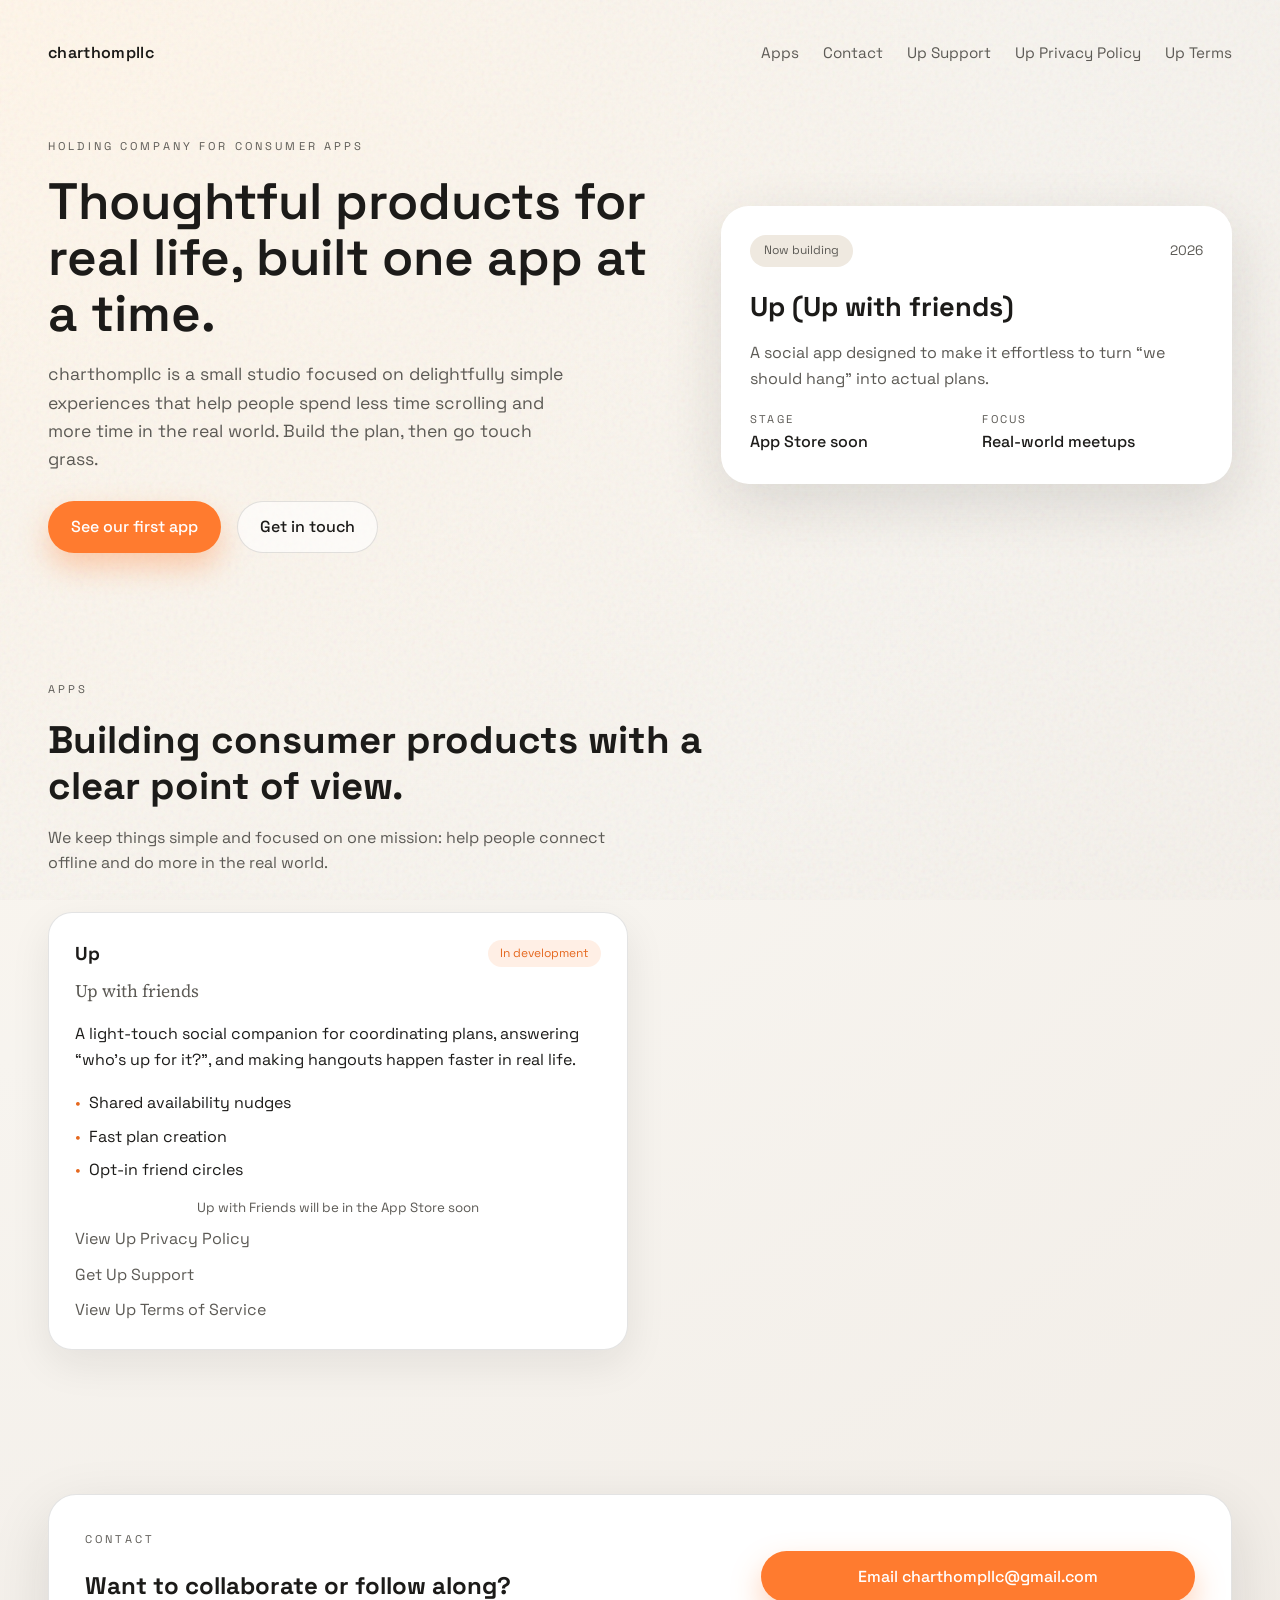
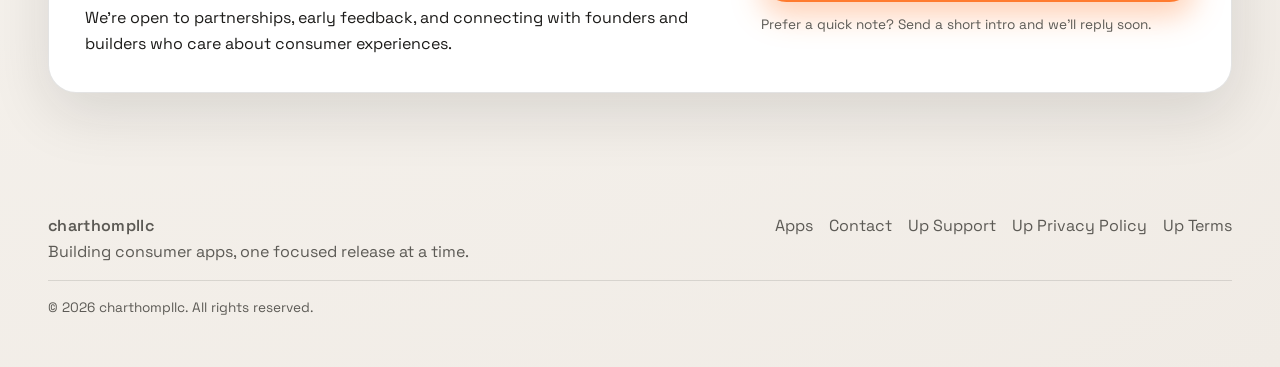
<file: index.html>
<!doctype html>
<html lang="en">
  <head>
    <meta charset="utf-8" />
    <meta name="viewport" content="width=device-width, initial-scale=1" />
    <title>charthompllc — Consumer apps, thoughtfully built</title>
    <meta
      name="description"
      content="charthompllc is a holding company building and releasing consumer apps. First up: Up (Up with friends)."
    />
    <link rel="preconnect" href="https://fonts.googleapis.com" />
    <link rel="preconnect" href="https://fonts.gstatic.com" crossorigin />
    <link
      href="https://fonts.googleapis.com/css2?family=Space+Grotesk:wght@300;400;500;600;700&family=Source+Serif+4:wght@300;400;500;600&display=swap"
      rel="stylesheet"
    />
    <link rel="stylesheet" href="styles.css" />
  </head>
  <body>
    <div class="grain"></div>
    <header class="site-header">
      <nav class="nav">
        <div class="logo">charthompllc</div>
        <div class="nav-links">
          <a href="#apps">Apps</a>
          <a href="#contact">Contact</a>
          <a href="up-support.html">Up Support</a>
          <a href="up-privacy-policy.html">Up Privacy Policy</a>
          <a href="up-terms-of-service.html">Up Terms</a>
        </div>
      </nav>
      <section class="hero">
        <div class="hero-copy">
          <p class="eyebrow">Holding company for consumer apps</p>
          <h1>
            Thoughtful products for real life,
            built one app at a time.
          </h1>
          <p class="lead">
              charthompllc is a small studio focused on delightfully simple
              experiences that help people spend less time scrolling and more time
              in the real world. Build the plan, then go touch grass.
          </p>
          <div class="cta-row">
            <a class="btn primary" href="#apps">See our first app</a>
            <a class="btn ghost" href="#contact">Get in touch</a>
          </div>
        </div>
        <div class="hero-card">
          <div class="card-top">
            <span class="pill">Now building</span>
            <span class="date">2026</span>
          </div>
          <h2>Up (Up with friends)</h2>
          <p>
            A social app designed to make it effortless to turn “we should hang”
            into actual plans.
          </p>
          <div class="card-meta">
            <div>
              <span class="meta-label">Stage</span>
              <span class="meta-value">App Store soon</span>
            </div>
            <div>
              <span class="meta-label">Focus</span>
              <span class="meta-value">Real-world meetups</span>
            </div>
          </div>
        </div>
      </section>
    </header>

    <main>
      <section id="apps" class="section apps">
        <div class="section-header">
          <p class="eyebrow">Apps</p>
          <h2>Building consumer products with a clear point of view.</h2>
          <p class="section-subtitle">
            We keep things simple and focused on one mission: help people connect
            offline and do more in the real world.
          </p>
        </div>

        <div class="app-grid">
          <article class="app-card">
            <div class="app-header">
              <h3>Up</h3>
              <span class="tag">In development</span>
            </div>
            <p class="app-subtitle">Up with friends</p>
            <p>
              A light-touch social companion for coordinating plans, answering
              “who’s up for it?”, and making hangouts happen faster in real life.
            </p>
            <ul class="app-list">
              <li>Shared availability nudges</li>
              <li>Fast plan creation</li>
              <li>Opt-in friend circles</li>
            </ul>
            <div class="app-links">
              <button class="text-link" type="button" disabled>
                Up with Friends will be in the App Store soon
              </button>
              <a class="text-link live-link" href="up-privacy-policy.html">
                View Up Privacy Policy
              </a>
              <a class="text-link live-link" href="up-support.html">
                Get Up Support
              </a>
              <a class="text-link live-link" href="up-terms-of-service.html">
                View Up Terms of Service
              </a>
            </div>
          </article>
        </div>
      </section>

      <section id="contact" class="section contact">
        <div class="contact-card">
          <div>
            <p class="eyebrow">Contact</p>
            <h2>Want to collaborate or follow along?</h2>
            <p>
              We’re open to partnerships, early feedback, and connecting with
              founders and builders who care about consumer experiences.
            </p>
          </div>
          <div class="contact-actions">
            <a class="btn primary" href="mailto:charthompllc@gmail.com">
              Email charthompllc@gmail.com
            </a>
            <p class="footnote">
              Prefer a quick note? Send a short intro and we’ll reply soon.
            </p>
          </div>
        </div>
      </section>
    </main>

    <footer class="site-footer">
      <div>
        <div class="logo">charthompllc</div>
        <p>Building consumer apps, one focused release at a time.</p>
      </div>
      <div class="footer-links">
        <a href="#apps">Apps</a>
        <a href="#contact">Contact</a>
        <a href="up-support.html">Up Support</a>
        <a href="up-privacy-policy.html">Up Privacy Policy</a>
        <a href="up-terms-of-service.html">Up Terms</a>
      </div>
      <p class="copyright">© 2026 charthompllc. All rights reserved.</p>
    </footer>
  </body>
</html>
</file>
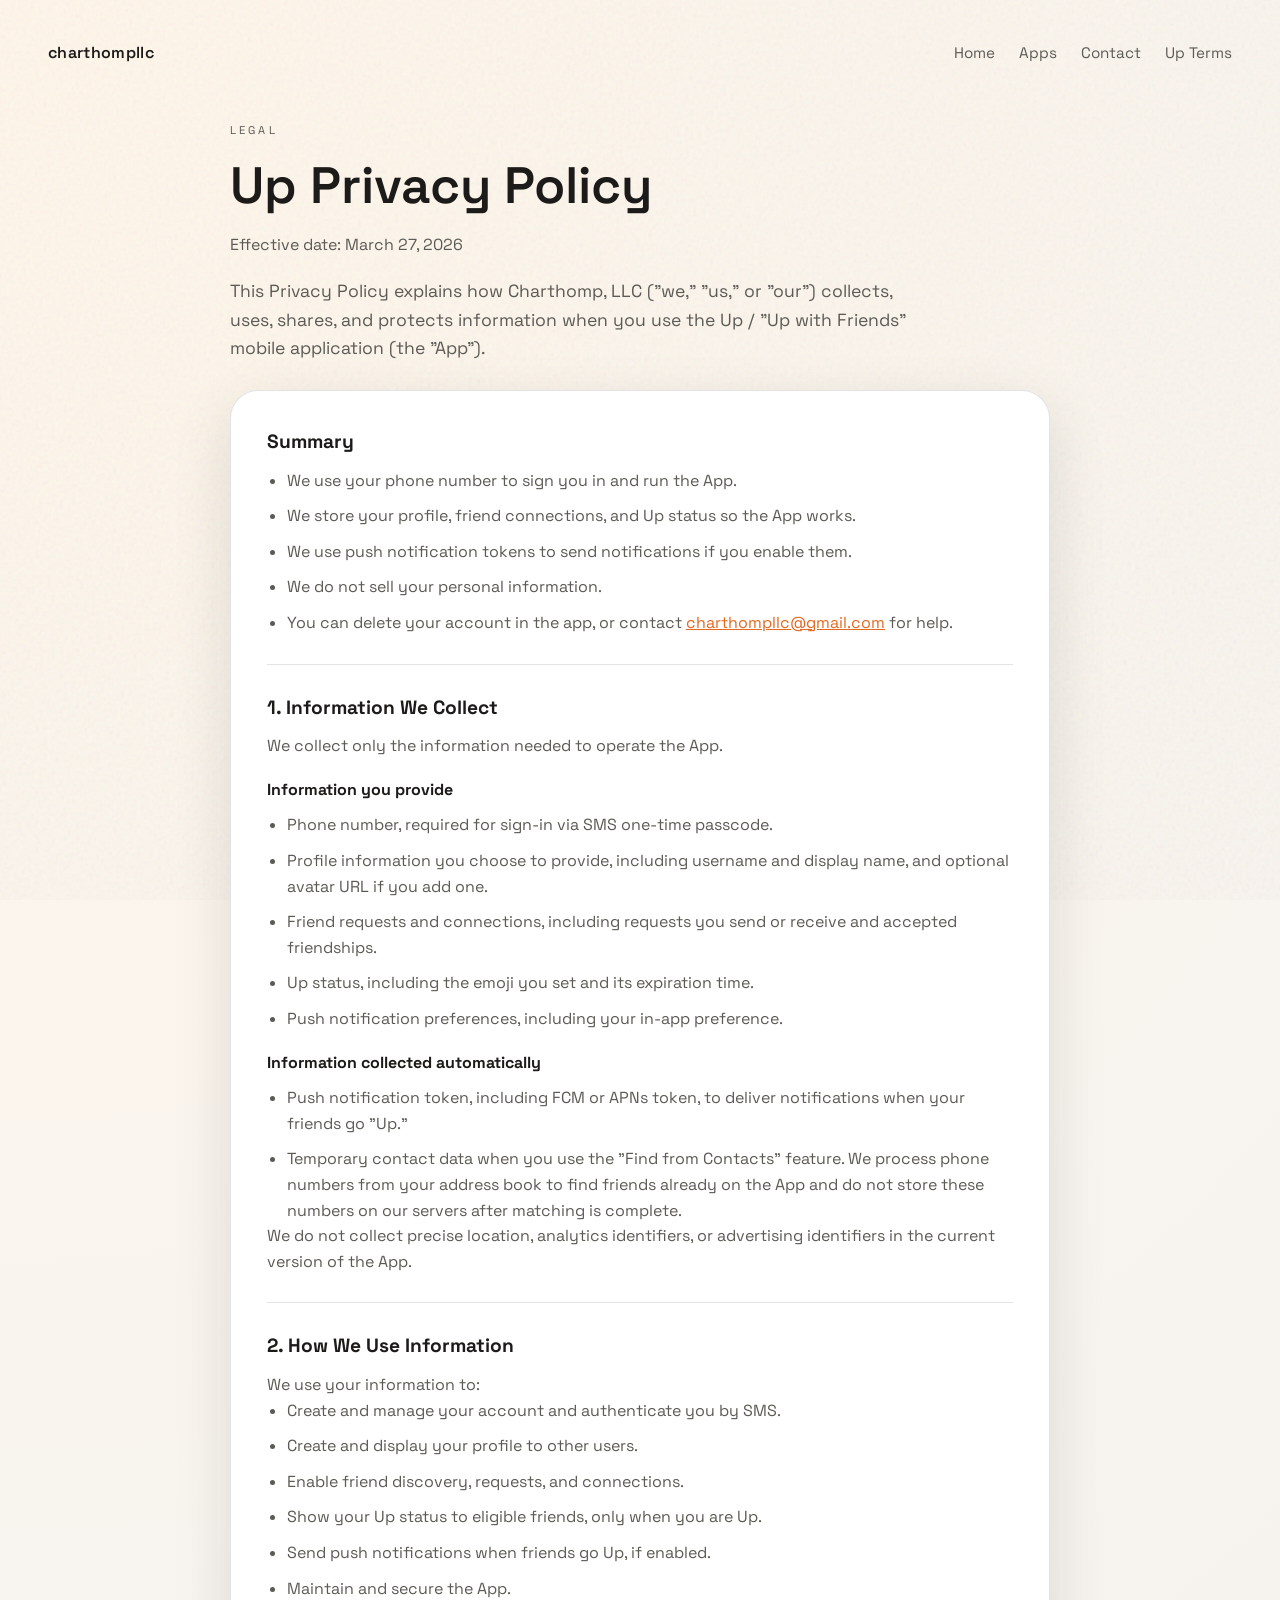
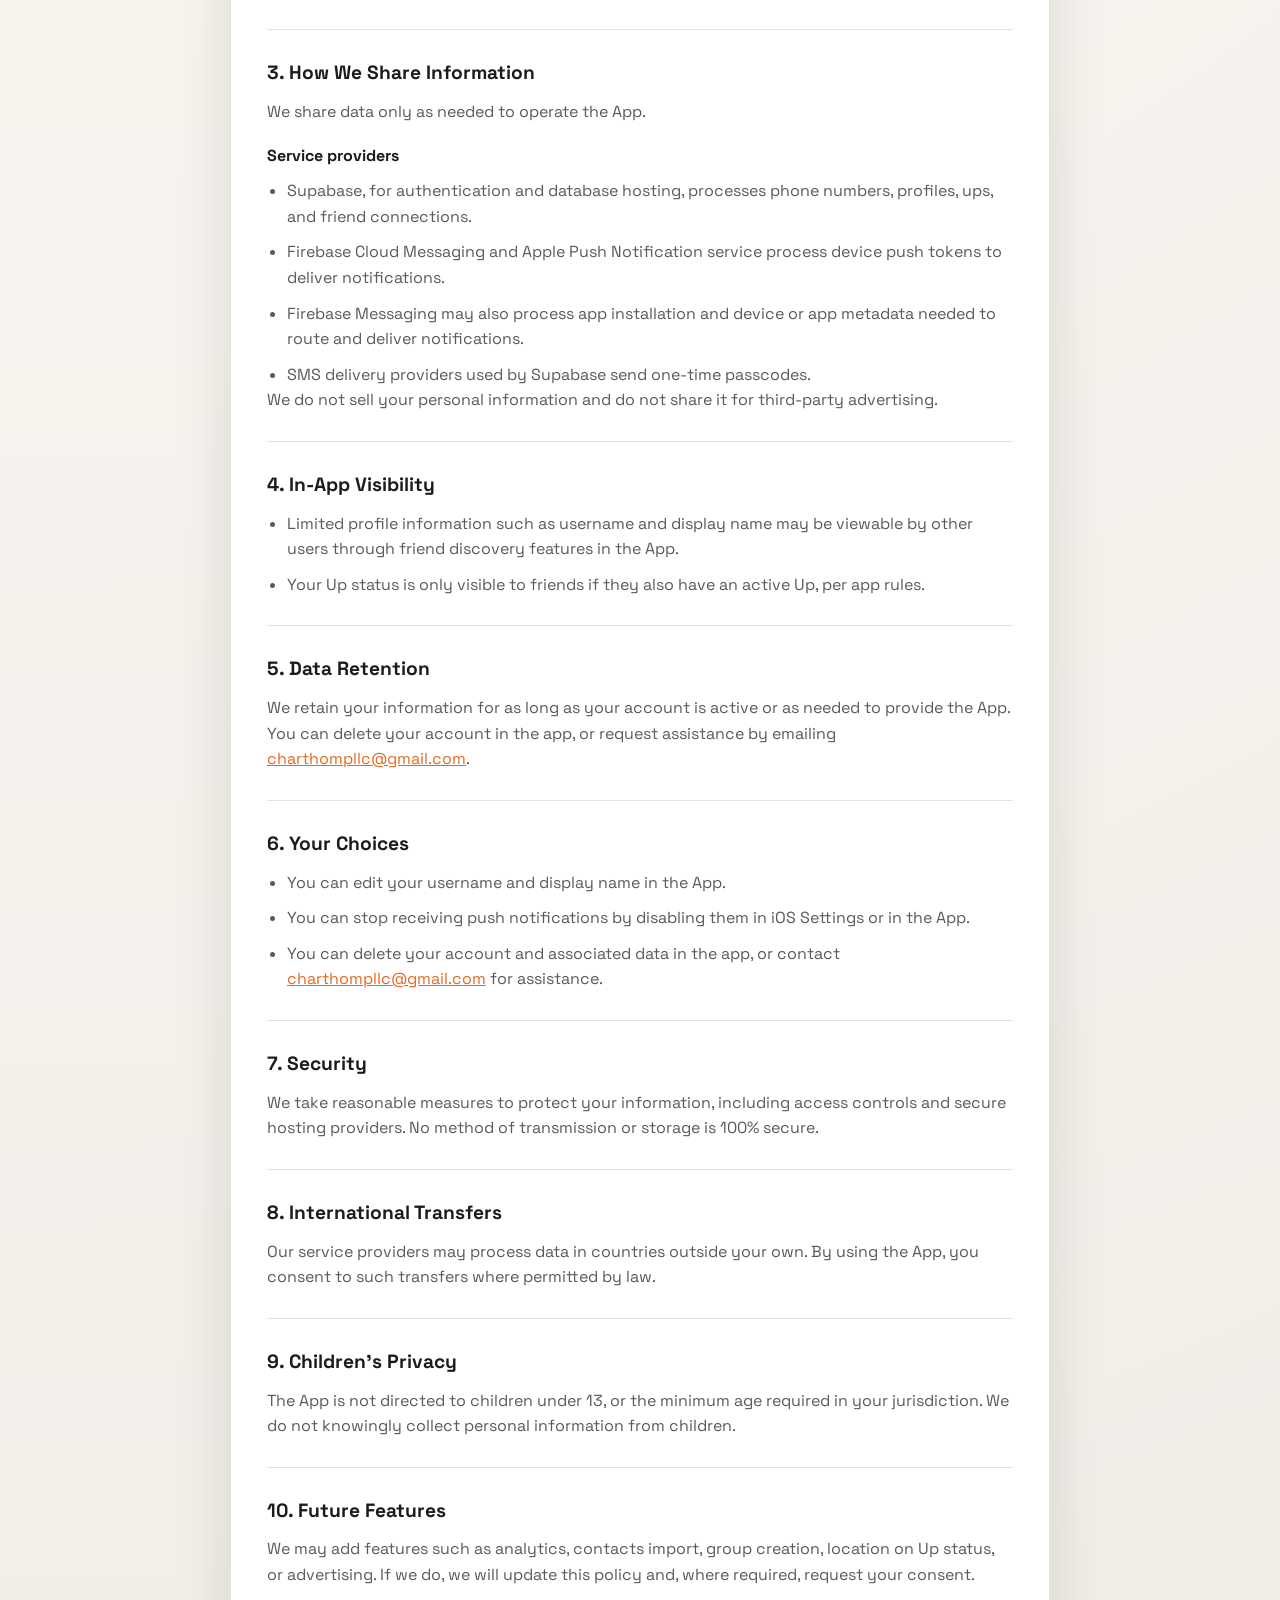
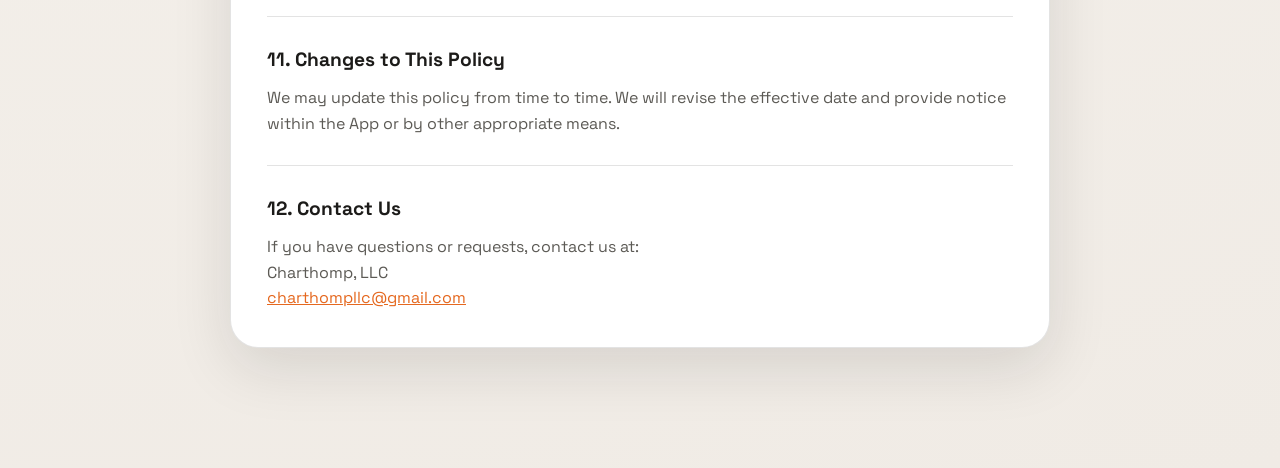
<file: up-privacy-policy.html>
<!doctype html>
<html lang="en">
  <head>
    <meta charset="utf-8" />
    <meta name="viewport" content="width=device-width, initial-scale=1" />
    <title>Up Privacy Policy | charthompllc</title>
    <meta
      name="description"
      content="Privacy Policy for Up, a charthompllc app."
    />
    <link rel="preconnect" href="https://fonts.googleapis.com" />
    <link rel="preconnect" href="https://fonts.gstatic.com" crossorigin />
    <link
      href="https://fonts.googleapis.com/css2?family=Space+Grotesk:wght@300;400;500;600;700&family=Source+Serif+4:wght@300;400;500;600&display=swap"
      rel="stylesheet"
    />
    <link rel="stylesheet" href="styles.css" />
  </head>
  <body>
    <div class="grain"></div>
    <main class="legal-page">
      <nav class="nav legal-nav">
        <div class="logo">charthompllc</div>
        <div class="nav-links">
          <a href="index.html">Home</a>
          <a href="index.html#apps">Apps</a>
          <a href="index.html#contact">Contact</a>
          <a href="up-terms-of-service.html">Up Terms</a>
        </div>
      </nav>

      <section class="legal-shell">
        <p class="eyebrow">Legal</p>
        <h1>Up Privacy Policy</h1>
        <p class="legal-meta">Effective date: March 27, 2026</p>
        <p class="lead legal-lead">
          This Privacy Policy explains how Charthomp, LLC ("we," "us," or
          "our") collects, uses, shares, and protects information when you use
          the Up / "Up with Friends" mobile application (the "App").
        </p>

        <div class="legal-card">
          <section class="legal-section">
            <h2>Summary</h2>
            <ul class="legal-list">
              <li>We use your phone number to sign you in and run the App.</li>
              <li>We store your profile, friend connections, and Up status so the App works.</li>
              <li>We use push notification tokens to send notifications if you enable them.</li>
              <li>We do not sell your personal information.</li>
              <li>
                You can delete your account in the app, or contact
                <a href="mailto:support@charthompllc.com">charthompllc@gmail.com</a>
                for help.
              </li>
            </ul>
          </section>

          <section class="legal-section">
            <h2>1. Information We Collect</h2>
            <p>We collect only the information needed to operate the App.</p>
            <h3>Information you provide</h3>
            <ul class="legal-list">
              <li>Phone number, required for sign-in via SMS one-time passcode.</li>
              <li>Profile information you choose to provide, including username and display name, and optional avatar URL if you add one.</li>
              <li>Friend requests and connections, including requests you send or receive and accepted friendships.</li>
              <li>Up status, including the emoji you set and its expiration time.</li>
              <li>Push notification preferences, including your in-app preference.</li>
            </ul>
            <h3>Information collected automatically</h3>
            <ul class="legal-list">
              <li>Push notification token, including FCM or APNs token, to deliver notifications when your friends go "Up."</li>
              <li>Temporary contact data when you use the "Find from Contacts" feature. We process phone numbers from your address book to find friends already on the App and do not store these numbers on our servers after matching is complete.</li>
            </ul>
            <p>
              We do not collect precise location, analytics identifiers, or
              advertising identifiers in the current version of the App.
            </p>
          </section>

          <section class="legal-section">
            <h2>2. How We Use Information</h2>
            <p>We use your information to:</p>
            <ul class="legal-list">
              <li>Create and manage your account and authenticate you by SMS.</li>
              <li>Create and display your profile to other users.</li>
              <li>Enable friend discovery, requests, and connections.</li>
              <li>Show your Up status to eligible friends, only when you are Up.</li>
              <li>Send push notifications when friends go Up, if enabled.</li>
              <li>Maintain and secure the App.</li>
            </ul>
          </section>

          <section class="legal-section">
            <h2>3. How We Share Information</h2>
            <p>We share data only as needed to operate the App.</p>
            <h3>Service providers</h3>
            <ul class="legal-list">
              <li>Supabase, for authentication and database hosting, processes phone numbers, profiles, ups, and friend connections.</li>
              <li>Firebase Cloud Messaging and Apple Push Notification service process device push tokens to deliver notifications.</li>
              <li>Firebase Messaging may also process app installation and device or app metadata needed to route and deliver notifications.</li>
              <li>SMS delivery providers used by Supabase send one-time passcodes.</li>
            </ul>
            <p>
              We do not sell your personal information and do not share it for
              third-party advertising.
            </p>
          </section>

          <section class="legal-section">
            <h2>4. In-App Visibility</h2>
            <ul class="legal-list">
              <li>Limited profile information such as username and display name may be viewable by other users through friend discovery features in the App.</li>
              <li>Your Up status is only visible to friends if they also have an active Up, per app rules.</li>
            </ul>
          </section>

          <section class="legal-section">
            <h2>5. Data Retention</h2>
            <p>
              We retain your information for as long as your account is active
              or as needed to provide the App. You can delete your account in
              the app, or request assistance by emailing
              <a href="mailto:support@charthompllc.com">charthompllc@gmail.com</a>.
            </p>
          </section>

          <section class="legal-section">
            <h2>6. Your Choices</h2>
            <ul class="legal-list">
              <li>You can edit your username and display name in the App.</li>
              <li>You can stop receiving push notifications by disabling them in iOS Settings or in the App.</li>
              <li>You can delete your account and associated data in the app, or contact <a href="mailto:support@charthompllc.com">charthompllc@gmail.com</a> for assistance.</li>
            </ul>
          </section>

          <section class="legal-section">
            <h2>7. Security</h2>
            <p>
              We take reasonable measures to protect your information, including
              access controls and secure hosting providers. No method of
              transmission or storage is 100% secure.
            </p>
          </section>

          <section class="legal-section">
            <h2>8. International Transfers</h2>
            <p>
              Our service providers may process data in countries outside your
              own. By using the App, you consent to such transfers where
              permitted by law.
            </p>
          </section>

          <section class="legal-section">
            <h2>9. Children's Privacy</h2>
            <p>
              The App is not directed to children under 13, or the minimum age
              required in your jurisdiction. We do not knowingly collect
              personal information from children.
            </p>
          </section>

          <section class="legal-section">
            <h2>10. Future Features</h2>
            <p>
              We may add features such as analytics, contacts import, group
              creation, location on Up status, or advertising. If we do, we will
              update this policy and, where required, request your consent.
            </p>
          </section>

          <section class="legal-section">
            <h2>11. Changes to This Policy</h2>
            <p>
              We may update this policy from time to time. We will revise the
              effective date and provide notice within the App or by other
              appropriate means.
            </p>
          </section>

          <section class="legal-section">
            <h2>12. Contact Us</h2>
            <p>
              If you have questions or requests, contact us at:
            </p>
            <p>Charthomp, LLC</p>
            <p>
              <a href="mailto:support@charthompllc.com">charthompllc@gmail.com</a>
            </p>
          </section>
        </div>
      </section>
    </main>
  </body>
</html>
</file>
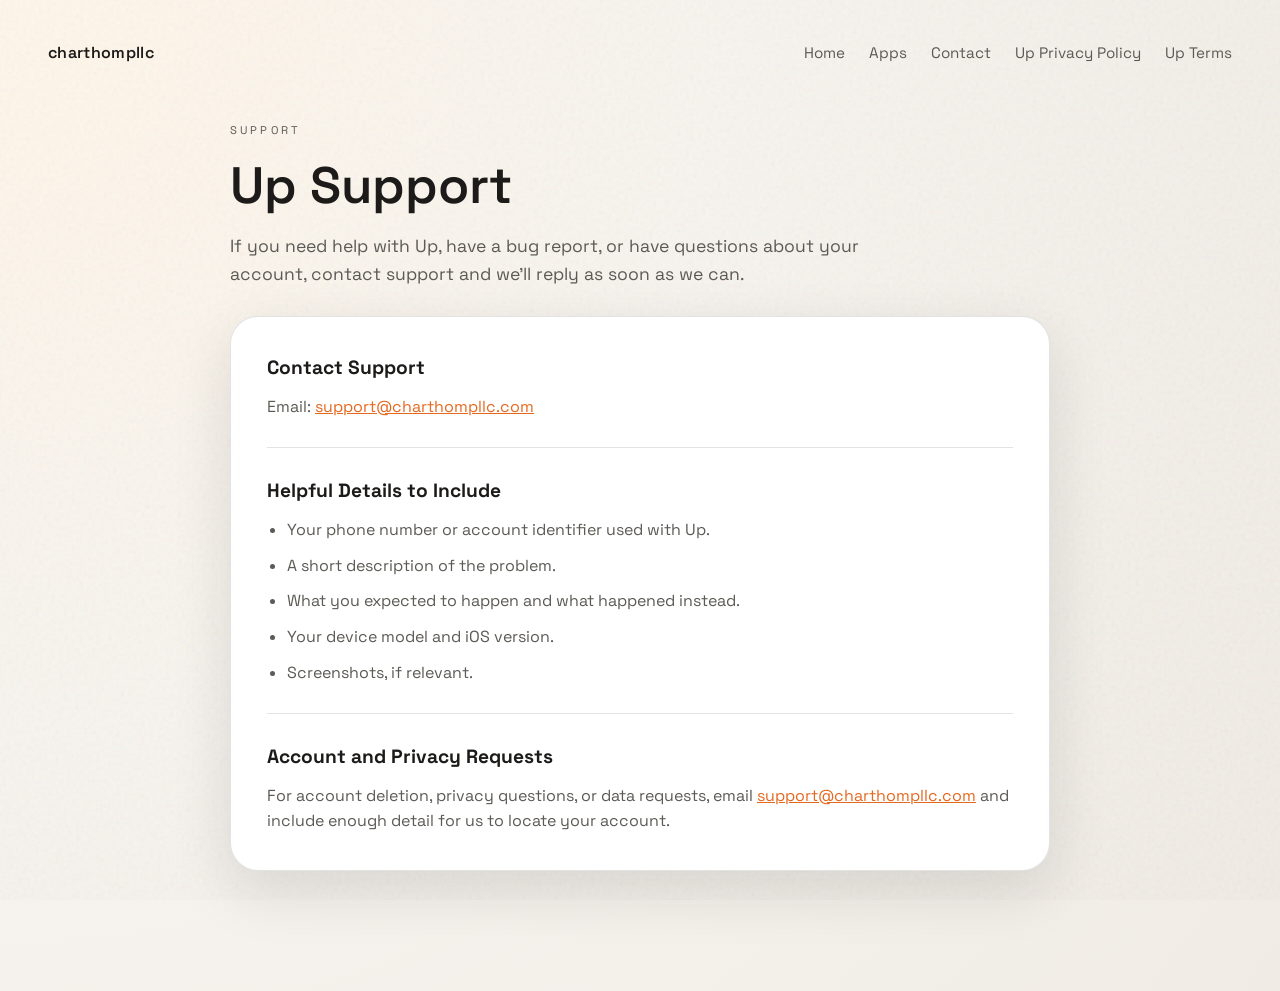
<file: up-support.html>
<!doctype html>
<html lang="en">
  <head>
    <meta charset="utf-8" />
    <meta name="viewport" content="width=device-width, initial-scale=1" />
    <title>Up Support | charthompllc</title>
    <meta
      name="description"
      content="Support page for Up, a charthompllc app."
    />
    <link rel="preconnect" href="https://fonts.googleapis.com" />
    <link rel="preconnect" href="https://fonts.gstatic.com" crossorigin />
    <link
      href="https://fonts.googleapis.com/css2?family=Space+Grotesk:wght@300;400;500;600;700&family=Source+Serif+4:wght@300;400;500;600&display=swap"
      rel="stylesheet"
    />
    <link rel="stylesheet" href="styles.css" />
  </head>
  <body>
    <div class="grain"></div>
    <main class="legal-page">
      <nav class="nav legal-nav">
        <div class="logo">charthompllc</div>
        <div class="nav-links">
          <a href="index.html">Home</a>
          <a href="index.html#apps">Apps</a>
          <a href="index.html#contact">Contact</a>
          <a href="up-privacy-policy.html">Up Privacy Policy</a>
          <a href="up-terms-of-service.html">Up Terms</a>
        </div>
      </nav>

      <section class="legal-shell">
        <p class="eyebrow">Support</p>
        <h1>Up Support</h1>
        <p class="lead legal-lead">
          If you need help with Up, have a bug report, or have questions about
          your account, contact support and we’ll reply as soon as we can.
        </p>

        <div class="legal-card">
          <section class="legal-section">
            <h2>Contact Support</h2>
            <p>
              Email:
              <a href="mailto:support@charthompllc.com">support@charthompllc.com</a>
            </p>
          </section>

          <section class="legal-section">
            <h2>Helpful Details to Include</h2>
            <ul class="legal-list">
              <li>Your phone number or account identifier used with Up.</li>
              <li>A short description of the problem.</li>
              <li>What you expected to happen and what happened instead.</li>
              <li>Your device model and iOS version.</li>
              <li>Screenshots, if relevant.</li>
            </ul>
          </section>

          <section class="legal-section">
            <h2>Account and Privacy Requests</h2>
            <p>
              For account deletion, privacy questions, or data requests, email
              <a href="mailto:support@charthompllc.com">support@charthompllc.com</a>
              and include enough detail for us to locate your account.
            </p>
          </section>
        </div>
      </section>
    </main>
  </body>
</html>
</file>
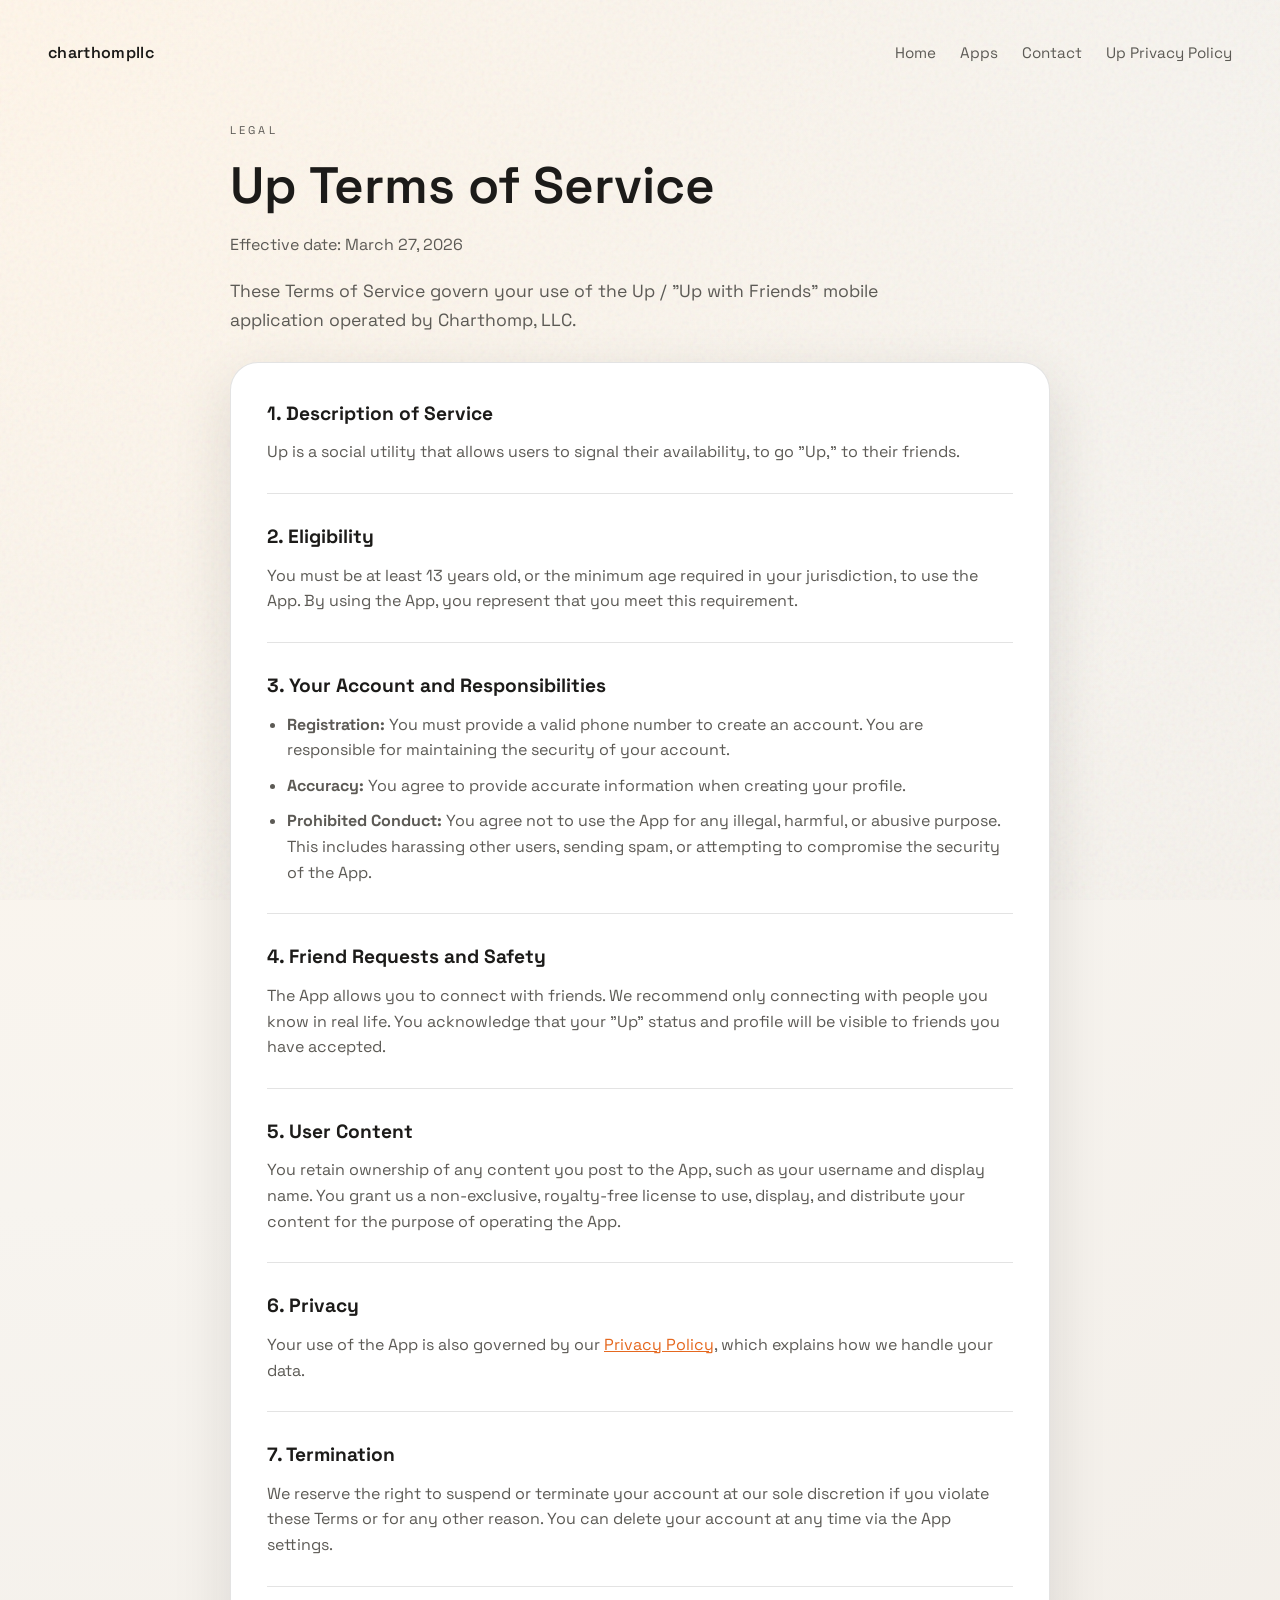
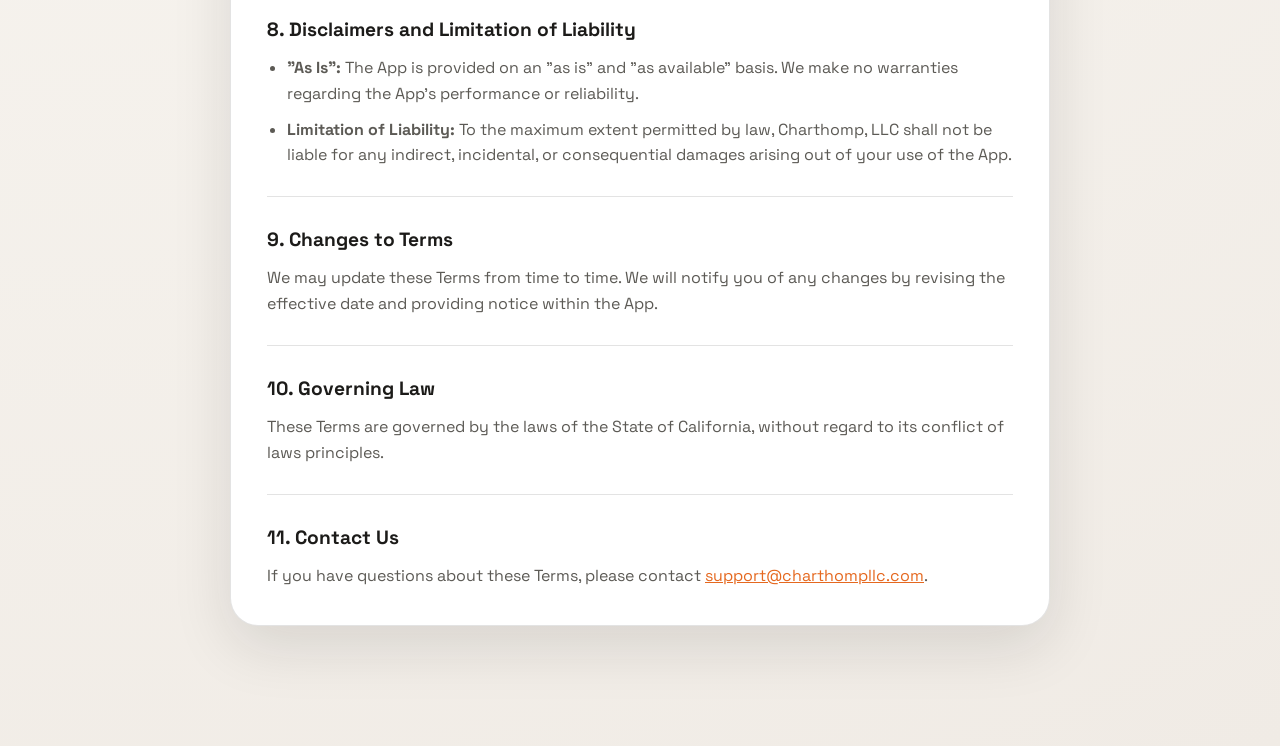
<file: up-terms-of-service.html>
<!doctype html>
<html lang="en">
  <head>
    <meta charset="utf-8" />
    <meta name="viewport" content="width=device-width, initial-scale=1" />
    <title>Up Terms of Service | charthompllc</title>
    <meta
      name="description"
      content="Terms of Service for Up, a charthompllc app."
    />
    <link rel="preconnect" href="https://fonts.googleapis.com" />
    <link rel="preconnect" href="https://fonts.gstatic.com" crossorigin />
    <link
      href="https://fonts.googleapis.com/css2?family=Space+Grotesk:wght@300;400;500;600;700&family=Source+Serif+4:wght@300;400;500;600&display=swap"
      rel="stylesheet"
    />
    <link rel="stylesheet" href="styles.css" />
  </head>
  <body>
    <div class="grain"></div>
    <main class="legal-page">
      <nav class="nav legal-nav">
        <div class="logo">charthompllc</div>
        <div class="nav-links">
          <a href="index.html">Home</a>
          <a href="index.html#apps">Apps</a>
          <a href="index.html#contact">Contact</a>
          <a href="up-privacy-policy.html">Up Privacy Policy</a>
        </div>
      </nav>

      <section class="legal-shell">
        <p class="eyebrow">Legal</p>
        <h1>Up Terms of Service</h1>
        <p class="legal-meta">Effective date: March 27, 2026</p>
        <p class="lead legal-lead">
          These Terms of Service govern your use of the Up / "Up with Friends"
          mobile application operated by Charthomp, LLC.
        </p>

        <div class="legal-card">
          <section class="legal-section">
            <h2>1. Description of Service</h2>
            <p>
              Up is a social utility that allows users to signal their
              availability, to go "Up," to their friends.
            </p>
          </section>

          <section class="legal-section">
            <h2>2. Eligibility</h2>
            <p>
              You must be at least 13 years old, or the minimum age required in
              your jurisdiction, to use the App. By using the App, you represent
              that you meet this requirement.
            </p>
          </section>

          <section class="legal-section">
            <h2>3. Your Account and Responsibilities</h2>
            <ul class="legal-list">
              <li><strong>Registration:</strong> You must provide a valid phone number to create an account. You are responsible for maintaining the security of your account.</li>
              <li><strong>Accuracy:</strong> You agree to provide accurate information when creating your profile.</li>
              <li><strong>Prohibited Conduct:</strong> You agree not to use the App for any illegal, harmful, or abusive purpose. This includes harassing other users, sending spam, or attempting to compromise the security of the App.</li>
            </ul>
          </section>

          <section class="legal-section">
            <h2>4. Friend Requests and Safety</h2>
            <p>
              The App allows you to connect with friends. We recommend only
              connecting with people you know in real life. You acknowledge that
              your "Up" status and profile will be visible to friends you have
              accepted.
            </p>
          </section>

          <section class="legal-section">
            <h2>5. User Content</h2>
            <p>
              You retain ownership of any content you post to the App, such as
              your username and display name. You grant us a non-exclusive,
              royalty-free license to use, display, and distribute your content
              for the purpose of operating the App.
            </p>
          </section>

          <section class="legal-section">
            <h2>6. Privacy</h2>
            <p>
              Your use of the App is also governed by our
              <a href="up-privacy-policy.html">Privacy Policy</a>, which
              explains how we handle your data.
            </p>
          </section>

          <section class="legal-section">
            <h2>7. Termination</h2>
            <p>
              We reserve the right to suspend or terminate your account at our
              sole discretion if you violate these Terms or for any other reason.
              You can delete your account at any time via the App settings.
            </p>
          </section>

          <section class="legal-section">
            <h2>8. Disclaimers and Limitation of Liability</h2>
            <ul class="legal-list">
              <li><strong>"As Is":</strong> The App is provided on an "as is" and "as available" basis. We make no warranties regarding the App's performance or reliability.</li>
              <li><strong>Limitation of Liability:</strong> To the maximum extent permitted by law, Charthomp, LLC shall not be liable for any indirect, incidental, or consequential damages arising out of your use of the App.</li>
            </ul>
          </section>

          <section class="legal-section">
            <h2>9. Changes to Terms</h2>
            <p>
              We may update these Terms from time to time. We will notify you of
              any changes by revising the effective date and providing notice
              within the App.
            </p>
          </section>

          <section class="legal-section">
            <h2>10. Governing Law</h2>
            <p>
              These Terms are governed by the laws of the State of California,
              without regard to its conflict of laws principles.
            </p>
          </section>

          <section class="legal-section">
            <h2>11. Contact Us</h2>
            <p>
              If you have questions about these Terms, please contact
              <a href="mailto:support@charthompllc.com">support@charthompllc.com</a>.
            </p>
          </section>
        </div>
      </section>
    </main>
  </body>
</html>
</file>
<file: styles.css>
:root {
  color-scheme: light;
  --bg: #f7f4ef;
  --bg-alt: #efe9e0;
  --ink: #1c1b19;
  --muted: #5c5a55;
  --accent: #ff7b2f;
  --accent-dark: #e5681f;
  --card: #ffffff;
  --line: rgba(28, 27, 25, 0.12);
  --shadow: 0 20px 60px rgba(28, 27, 25, 0.12);
}

* {
  box-sizing: border-box;
  margin: 0;
  padding: 0;
}

body {
  font-family: "Space Grotesk", "Helvetica Neue", sans-serif;
  color: var(--ink);
  background: radial-gradient(circle at top left, #fff6ea 0%, var(--bg) 45%, #f0ebe5 100%);
  min-height: 100vh;
  line-height: 1.6;
  padding: 32px 48px 48px;
  position: relative;
  overflow-x: hidden;
}

.grain {
  position: fixed;
  inset: 0;
  background-image: url("data:image/svg+xml,%3Csvg viewBox='0 0 200 200' xmlns='http://www.w3.org/2000/svg'%3E%3Cfilter id='n'%3E%3CfeTurbulence type='fractalNoise' baseFrequency='1.1' numOctaves='2' stitchTiles='stitch'/%3E%3C/filter%3E%3Crect width='200' height='200' filter='url(%23n)' opacity='0.08'/%3E%3C/svg%3E");
  mix-blend-mode: multiply;
  pointer-events: none;
  z-index: 0;
}

.site-header,
main,
.site-footer {
  position: relative;
  z-index: 1;
}

.nav {
  display: flex;
  justify-content: space-between;
  align-items: center;
  padding: 8px 0 40px;
}

.logo {
  font-weight: 600;
  letter-spacing: 0.02em;
  text-transform: lowercase;
}

.nav-links {
  display: flex;
  gap: 24px;
}

.nav a {
  color: var(--muted);
  text-decoration: none;
  font-size: 0.95rem;
  transition: color 0.2s ease;
}

.nav a:hover {
  color: var(--ink);
}

.hero {
  display: grid;
  grid-template-columns: minmax(0, 1.1fr) minmax(0, 0.9fr);
  gap: 48px;
  align-items: center;
  padding: 32px 0 56px;
}

.eyebrow {
  text-transform: uppercase;
  letter-spacing: 0.28em;
  font-size: 0.7rem;
  color: var(--muted);
  margin-bottom: 18px;
}

h1 {
  font-size: clamp(2.6rem, 4vw, 4rem);
  line-height: 1.1;
  font-weight: 600;
  margin-bottom: 18px;
}

.lead {
  font-size: 1.1rem;
  color: var(--muted);
  max-width: 520px;
}

.cta-row {
  display: flex;
  gap: 16px;
  margin-top: 28px;
}

.btn {
  display: inline-flex;
  align-items: center;
  justify-content: center;
  padding: 12px 22px;
  border-radius: 999px;
  font-weight: 500;
  text-decoration: none;
  border: 1px solid transparent;
  transition: transform 0.2s ease, box-shadow 0.2s ease;
}

.btn.primary {
  background: var(--accent);
  color: #fff;
  box-shadow: 0 14px 30px rgba(255, 123, 47, 0.35);
}

.btn.primary:hover {
  transform: translateY(-2px);
  box-shadow: 0 18px 36px rgba(255, 123, 47, 0.35);
}

.btn.ghost {
  border-color: var(--line);
  color: var(--ink);
  background: rgba(255, 255, 255, 0.6);
}

.hero-card {
  background: var(--card);
  border-radius: 28px;
  padding: 28px;
  box-shadow: var(--shadow);
  border: 1px solid rgba(255, 255, 255, 0.6);
  backdrop-filter: blur(12px);
}

.card-top {
  display: flex;
  justify-content: space-between;
  align-items: center;
  margin-bottom: 18px;
}

.pill {
  padding: 6px 14px;
  border-radius: 999px;
  font-size: 0.75rem;
  background: var(--bg-alt);
  color: var(--muted);
}

.date {
  font-size: 0.85rem;
  color: var(--muted);
}

.hero-card h2 {
  font-size: 1.7rem;
  margin-bottom: 12px;
}

.hero-card p {
  color: var(--muted);
  margin-bottom: 20px;
}

.card-meta {
  display: grid;
  gap: 12px;
  grid-template-columns: repeat(2, minmax(0, 1fr));
}

.meta-label {
  display: block;
  font-size: 0.7rem;
  text-transform: uppercase;
  letter-spacing: 0.2em;
  color: var(--muted);
}

.meta-value {
  font-weight: 500;
}

.section {
  padding: 72px 0;
}

.section-header h2 {
  font-size: clamp(2rem, 3vw, 3rem);
  line-height: 1.2;
  max-width: 720px;
  margin-bottom: 16px;
}

.section-subtitle {
  color: var(--muted);
  max-width: 600px;
}

.app-grid {
  display: grid;
  grid-template-columns: repeat(2, minmax(0, 1fr));
  gap: 24px;
  margin-top: 36px;
}

.app-card {
  background: var(--card);
  border-radius: 24px;
  padding: 26px;
  border: 1px solid var(--line);
  box-shadow: 0 14px 40px rgba(28, 27, 25, 0.08);
}

.app-card.muted {
  background: #f6f1ea;
}

.app-header {
  display: flex;
  justify-content: space-between;
  align-items: center;
  margin-bottom: 8px;
}

.tag {
  font-size: 0.75rem;
  padding: 4px 12px;
  border-radius: 999px;
  background: rgba(255, 123, 47, 0.12);
  color: var(--accent-dark);
}

.app-subtitle {
  font-family: "Source Serif 4", serif;
  font-size: 1.1rem;
  color: var(--muted);
  margin-bottom: 16px;
}

.app-list {
  list-style: none;
  display: grid;
  gap: 8px;
  margin: 18px 0 16px;
}

.app-list li::before {
  content: "•";
  color: var(--accent-dark);
  margin-right: 8px;
}

.text-link {
  border: none;
  background: none;
  font-family: inherit;
  color: var(--muted);
  padding: 0;
  cursor: not-allowed;
}

.app-links {
  display: grid;
  gap: 10px;
}

.live-link {
  cursor: pointer;
  text-decoration: none;
}

.live-link:hover {
  color: var(--ink);
}

.legal-page {
  position: relative;
  z-index: 1;
}

.legal-nav {
  padding-bottom: 24px;
}

.legal-shell {
  max-width: 820px;
  margin: 0 auto;
  padding: 32px 0 72px;
}

.legal-meta {
  color: var(--muted);
  margin-bottom: 20px;
}

.legal-lead {
  max-width: 680px;
}

.legal-card {
  margin-top: 28px;
  background: var(--card);
  border: 1px solid var(--line);
  border-radius: 28px;
  box-shadow: var(--shadow);
  padding: 36px;
}

.legal-section + .legal-section {
  margin-top: 28px;
  padding-top: 28px;
  border-top: 1px solid var(--line);
}

.legal-section h2 {
  font-size: 1.2rem;
  margin-bottom: 10px;
}

.legal-section h3 {
  font-size: 1rem;
  margin: 18px 0 10px;
}

.legal-section p {
  color: var(--muted);
}

.legal-section a {
  color: var(--accent-dark);
}

.legal-list {
  color: var(--muted);
  display: grid;
  gap: 10px;
  margin-left: 20px;
}

.about {
  background: linear-gradient(135deg, rgba(255, 123, 47, 0.08), rgba(255, 255, 255, 0));
  border-radius: 32px;
  padding: 72px 40px;
}

.about-grid {
  display: grid;
  grid-template-columns: minmax(0, 1fr) minmax(0, 1fr);
  gap: 32px;
}

.about-grid h2 {
  font-size: clamp(2rem, 3vw, 2.8rem);
  line-height: 1.2;
}

.about-grid p {
  color: var(--muted);
  margin-bottom: 24px;
}

.about-stats {
  display: grid;
  grid-template-columns: repeat(3, minmax(0, 1fr));
  gap: 16px;
}

.stat {
  font-size: 1.6rem;
  font-weight: 600;
}

.stat-label {
  display: block;
  font-size: 0.75rem;
  text-transform: uppercase;
  letter-spacing: 0.2em;
  color: var(--muted);
}

.contact-card {
  display: grid;
  grid-template-columns: minmax(0, 1.2fr) minmax(0, 0.8fr);
  gap: 24px;
  background: var(--card);
  border-radius: 28px;
  padding: 36px;
  border: 1px solid var(--line);
  box-shadow: var(--shadow);
}

.contact-actions {
  display: flex;
  flex-direction: column;
  gap: 12px;
  justify-content: center;
}

.footnote {
  font-size: 0.85rem;
  color: var(--muted);
}

.site-footer {
  display: grid;
  grid-template-columns: minmax(0, 1fr) minmax(0, 1fr);
  gap: 16px;
  padding: 48px 0 0;
  color: var(--muted);
}

.footer-links {
  display: flex;
  gap: 16px;
  justify-content: flex-end;
}

.footer-links a {
  color: var(--muted);
  text-decoration: none;
}

.copyright {
  grid-column: 1 / -1;
  font-size: 0.85rem;
  color: var(--muted);
  border-top: 1px solid var(--line);
  padding-top: 16px;
}

@media (max-width: 900px) {
  body {
    padding: 24px;
  }

  .hero {
    grid-template-columns: 1fr;
  }

  .nav {
    flex-direction: column;
    gap: 16px;
  }

  .nav-links {
    flex-wrap: wrap;
    justify-content: center;
  }

  .app-grid,
  .about-grid,
  .contact-card,
  .site-footer {
    grid-template-columns: 1fr;
  }

  .about {
    padding: 56px 24px;
  }

  .legal-card {
    padding: 28px;
  }

  .footer-links {
    justify-content: flex-start;
  }
}

@media (max-width: 600px) {
  .cta-row {
    flex-direction: column;
    align-items: flex-start;
  }

  .contact-card {
    padding: 28px;
  }
}
</file>
